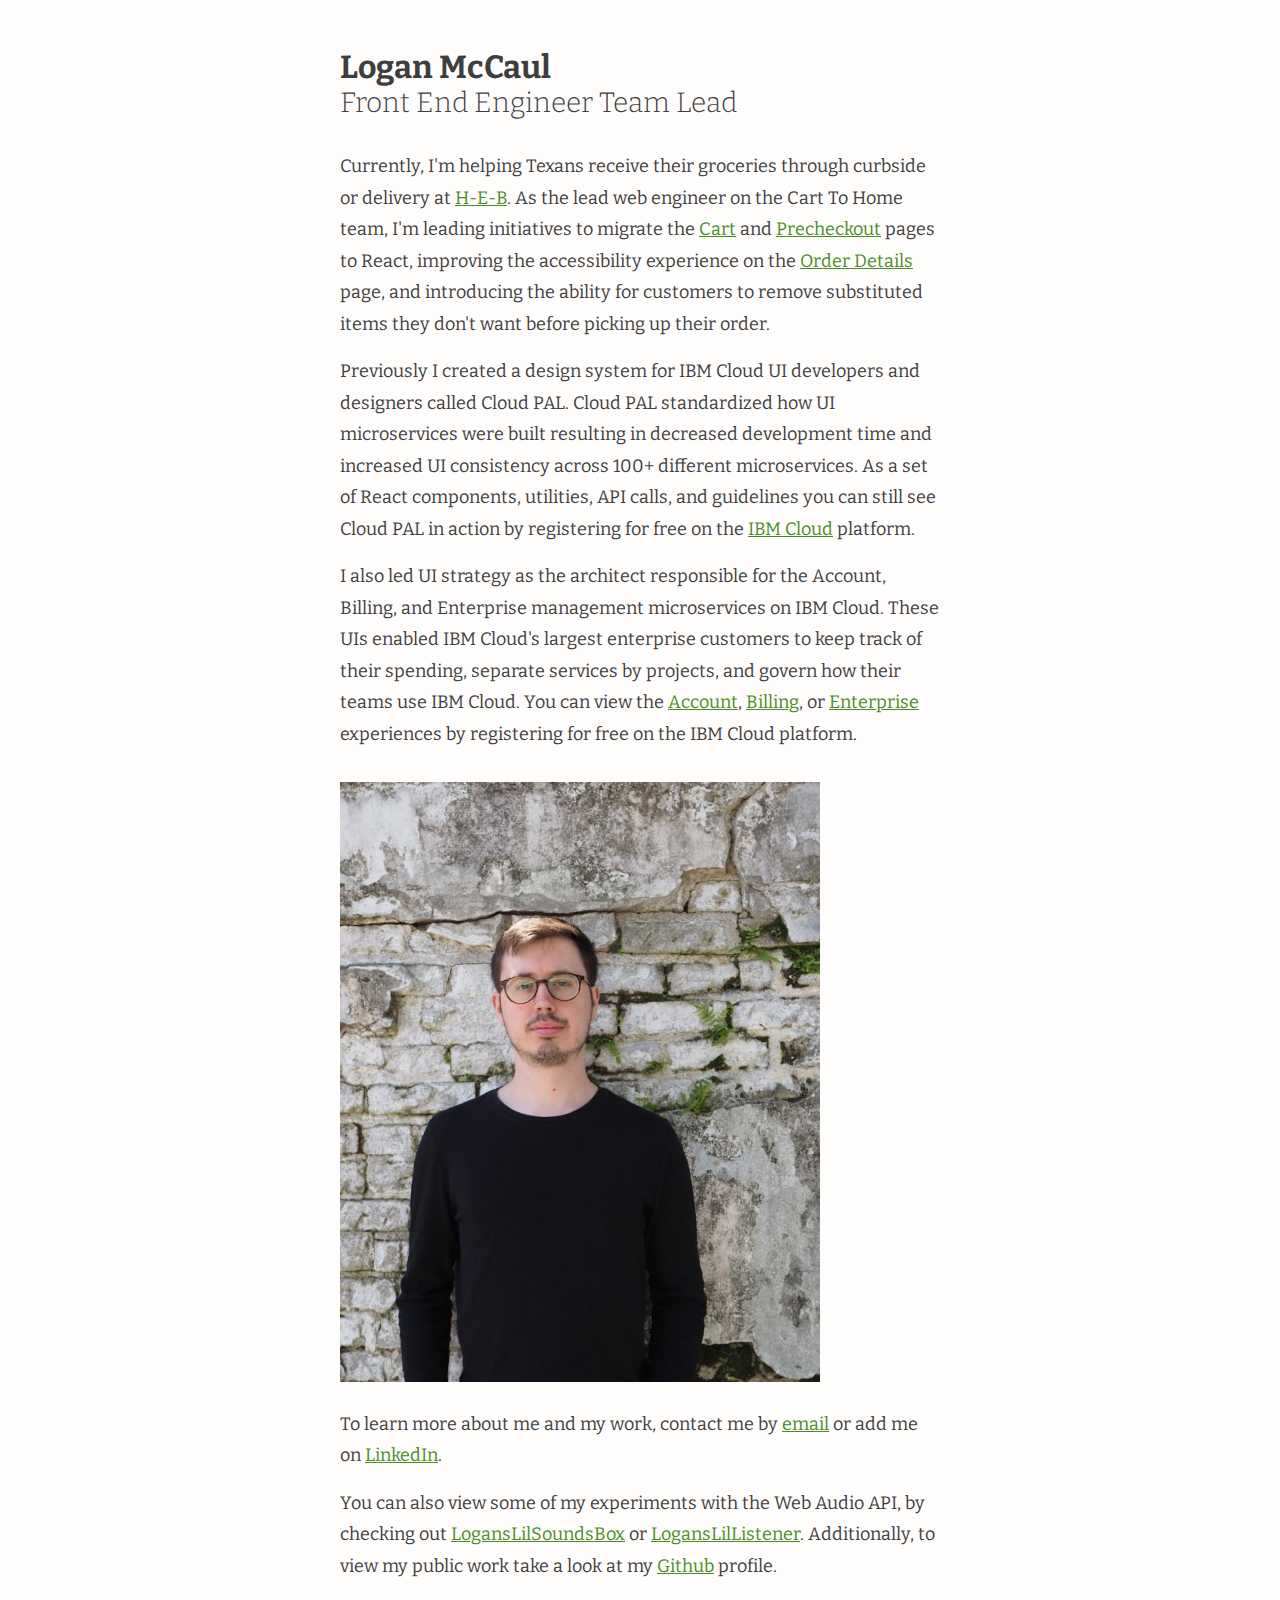
<file: index.html>
<!Doctype html>
<html>
  <head>
    <meta name="viewport" content="width=device-width, initial-scale=1">
    <title>Logan McCaul</title>
    <link href="https://fonts.googleapis.com/css2?family=Nothing+You+Could+Do&display=swap" rel="stylesheet">
    <link rel="preconnect" href="https://fonts.googleapis.com">
    <link rel="preconnect" href="https://fonts.gstatic.com" crossorigin>
    <link href="https://fonts.googleapis.com/css2?family=Bitter:wght@300;400;700&display=swap" rel="stylesheet">
    <link href="styles.css" rel="stylesheet" />
  </head>
  <body>
    <header>
      <h1 class="regular">Logan McCaul <p class="sub-header thin">Front End Engineer Team Lead</p></h1>
      <div class="note note--header">
        <div class="note__arrow note__arrow--header"></div>
        <div class="note__line note__line--header"></div>
        <p class="note__content">also a UI Architect, Designer, and Cat Parent !</p>
      </div>
    </header>
    <div class="work">
      <p>Currently, I'm helping Texans receive their groceries through curbside or delivery at <a target="_blank" href="https://heb.com">H-E-B</a>. As the lead web engineer on the Cart To Home team, I'm leading initiatives to migrate the <a target="_blank" href="https://heb.com/cart">Cart</a> and <a target="_blank" href="https://heb.com/precheckout">Precheckout</a> pages to React, improving the accessibility experience on the <a target="_blank" href="https://heb.com/my-account/your-orders">Order Details</a> page, and introducing the ability for customers to remove substituted items they don't want before picking up their order.</p>
      <p>Previously I created a design system for IBM Cloud UI developers and designers called Cloud PAL. Cloud PAL standardized how UI microservices were built resulting in decreased development time and increased UI consistency across 100+ different microservices. As a set of React components, utilities, API calls, and guidelines you can still see Cloud PAL in action by registering for free on the <a target="_blank" href="https://cloud.ibm.com">IBM Cloud</a> platform.
      </p>
      <p>I also led UI strategy as the architect responsible for the Account, Billing, and Enterprise management microservices on IBM Cloud. These UIs enabled IBM Cloud's largest enterprise customers to keep track of their spending, separate services by projects, and govern how their teams use IBM Cloud. You can view the <a target="_blank" href="https://cloud.ibm.com/account">Account</a>, <a target="_blank" href="https://cloud.ibm.com/billing">Billing</a>, or <a target="_blank" href="https://cloud.ibm.com/enterprise">Enterprise</a> experiences by registering for free on the IBM Cloud platform.
      </p>
      <figure>
        <img src="images/logan-business.jpg" alt="Logan McCaul looking very lively." />
        <div class="note note--img">
          <div class="note__arrow note__arrow--img"></div>
          <div class="note__line note__line--img"></div>
          <figcaption class="note__content note__content--img">Me</figcaption>
        </div>
      </figure>
      <p>To learn more about me and my work, contact me by
        <a href="mailto:loganmccaul@gmail.com">email</a> or add me on
        <a target="_blank" href="https://www.linkedin.com/in/logan-mccaul-12460b68">LinkedIn</a>.
      </p>
      <p>
      You can also view some of my experiments with the Web Audio API, by checking out <a target="_blank" href="https://loganslilsoundbox.mybluemix.net">LogansLilSoundsBox</a> or <a target="_blank" href="https://loganslillistener.mybluemix.net">LogansLilListener</a>. Additionally, to view my public work take a look at my <a target="_blank" href="https://github.com/loganmccaul">Github</a> profile.
      </p>
    </div>
    <div class="corner-trigger">
      <div class="note note--corner">
        <p class="note__content note__content--corner">This is a corner.</p>
        <div class="note__arrow note__arrow--corner"></div>
        <div class="note__line note__line--corner"></div>
      </div>
    </div>
  </body>
</html>
</file>
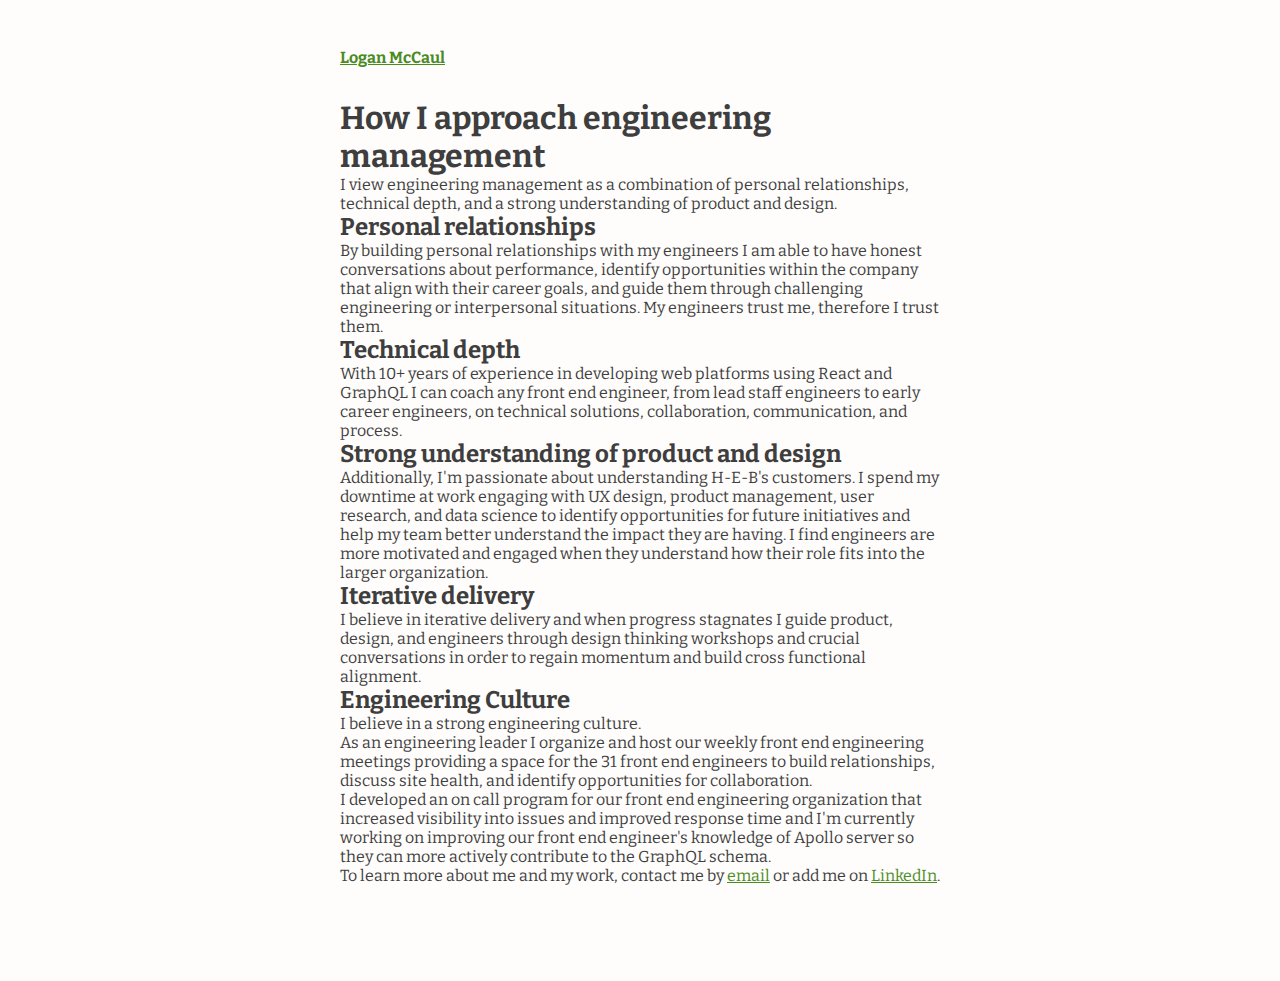
<file: management-philosophy.html>
<!Doctype html>
<html>
  <head>
    <meta name="viewport" content="width=device-width, initial-scale=1">
    <title>Logan McCaul</title>
    <link href="https://fonts.googleapis.com/css2?family=Nothing+You+Could+Do&display=swap" rel="stylesheet">
    <link rel="preconnect" href="https://fonts.googleapis.com">
    <link rel="preconnect" href="https://fonts.gstatic.com" crossorigin>
    <link href="https://fonts.googleapis.com/css2?family=Bitter:wght@300;400;700&display=swap" rel="stylesheet">
    <link href="styles.css" rel="stylesheet" />
    <link href="article-animation.css" rel="stylesheet" />
  </head>
  <body>
    <header>
        <a href="index.html" class="regular">Logan McCaul</a> 
    </header>
    <main style="background: var(--article-people);">
      <article>
        <h1>How I approach engineering management</h1>
        <p>
          I view engineering management as a combination of personal relationships, technical depth, and a strong understanding of product and design.
        </p>
        <section>
          <h2>Personal relationships</h2>
          <p>
            By building personal relationships with my engineers I am able to have honest conversations about performance, identify opportunities within the company that align with their career goals, and guide them through challenging engineering or interpersonal situations. My engineers trust me, therefore I trust them.
          </p>
        </section>
        <section>
          <h2>Technical depth</h2>
          <p>  
            With 10+ years of experience in developing web platforms using React and GraphQL I can coach any front end engineer, from lead staff engineers to early career engineers, on technical solutions, collaboration, communication, and process.
          </p>
        </section>
        <section>
          <h2>Strong understanding of product and design</h2>
          <p>
            Additionally, I'm passionate about understanding H-E-B's customers. I spend my downtime at work engaging with UX design, product management, user research, and data science to identify opportunities for future initiatives and help my team better understand the impact they are having. I find engineers are more motivated and engaged when they understand how their role fits into the larger organization.
          </p>
        </section>
        <section>
          <h2>Iterative delivery</h2>
          <p>
            I believe in iterative delivery and when progress stagnates I guide product, design, and engineers through design thinking workshops and crucial conversations in order to regain momentum and build cross functional alignment.
          </p>
        </section>
        <section>
          <h2>Engineering Culture</h2>
          <p>
            I believe in a strong engineering culture.
          </p>
          <p>
            As an engineering leader I organize and host our weekly front end engineering meetings providing a space for the 31 front end engineers to build relationships, discuss site health, and identify opportunities for collaboration.
          </p>
          <p>
            I developed an on call program for our front end engineering organization that increased visibility into issues and improved response time and I'm currently working on improving our front end engineer's knowledge of Apollo server so they can more actively contribute to the GraphQL schema.
          </p>
      </article>
    </main>
    <footer>
      <p>
        To learn more about me and my work, contact me by
        <a href="mailto:loganmccaul@gmail.com">email</a> or add me on
        <a target="_blank" href="https://www.linkedin.com/in/logan-mccaul-12460b68">LinkedIn</a>.
      </p>
    </footer>
  </body>
</html>
</file>
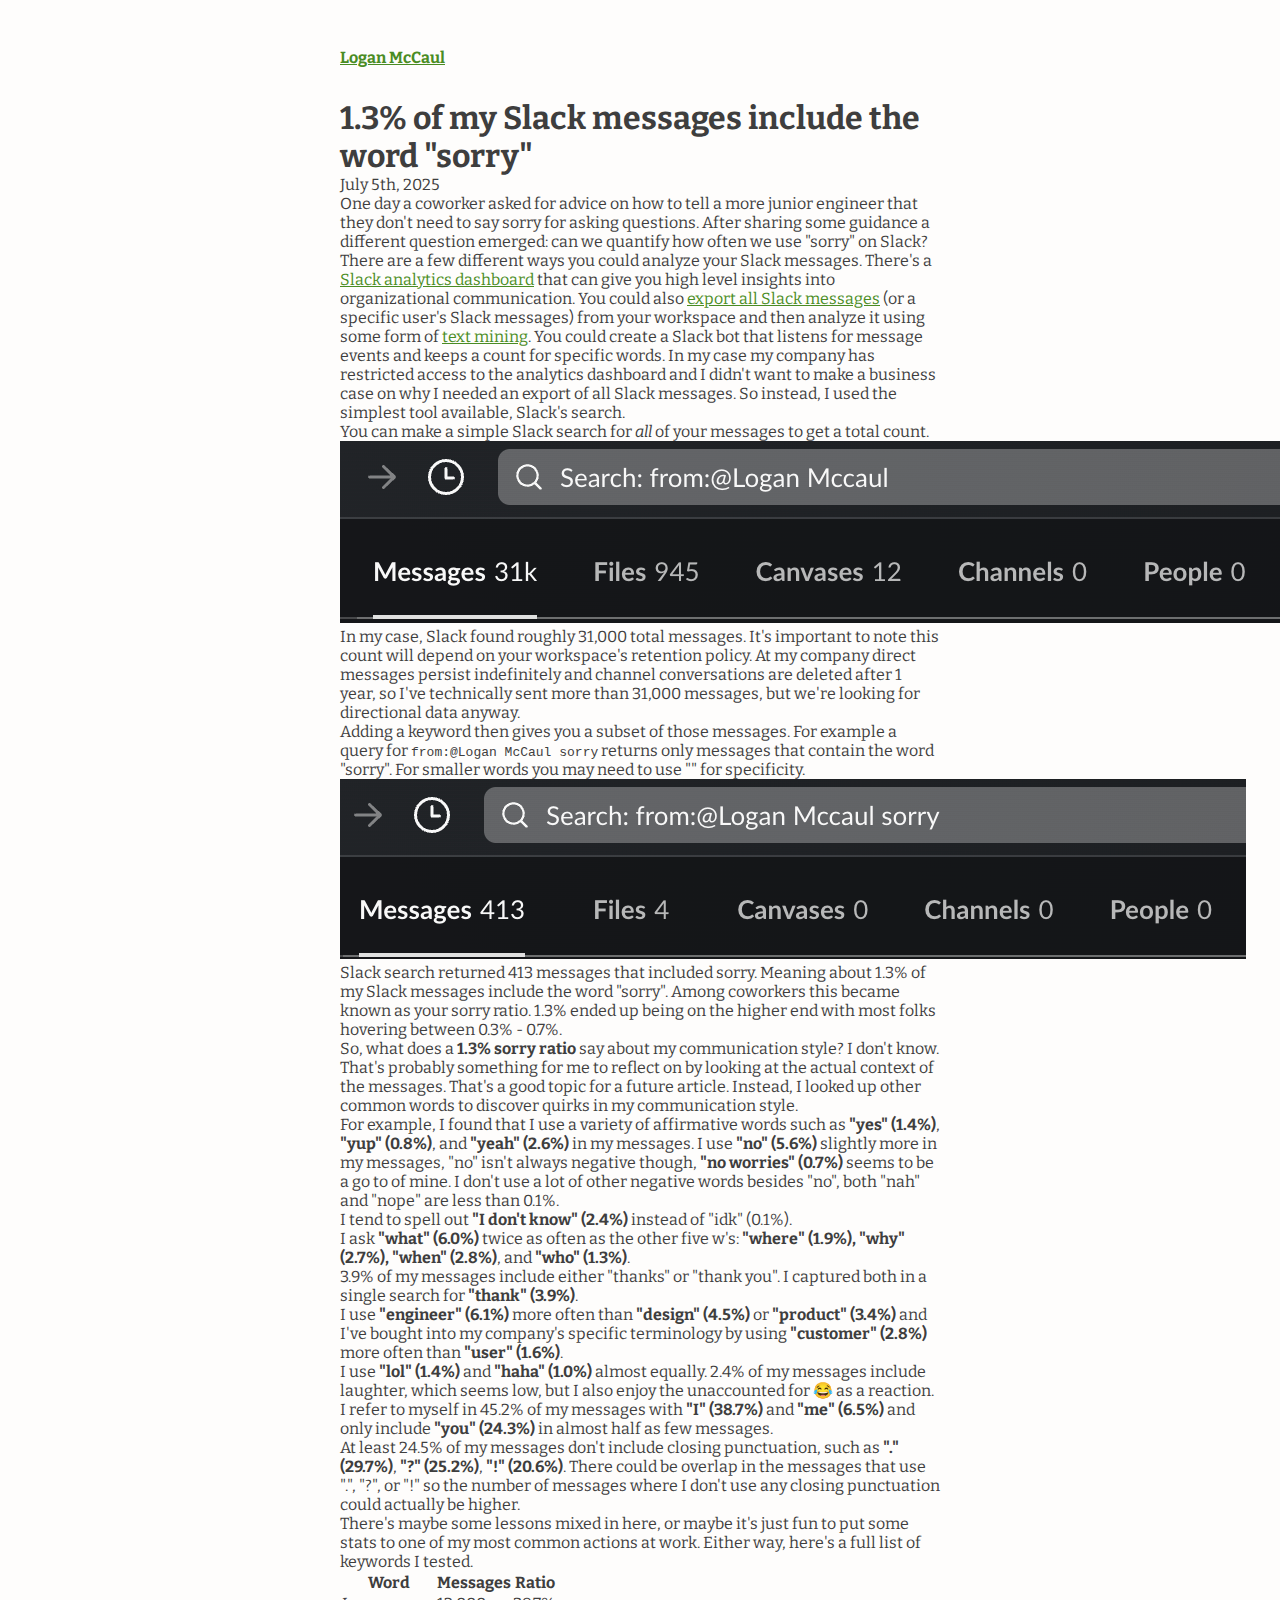
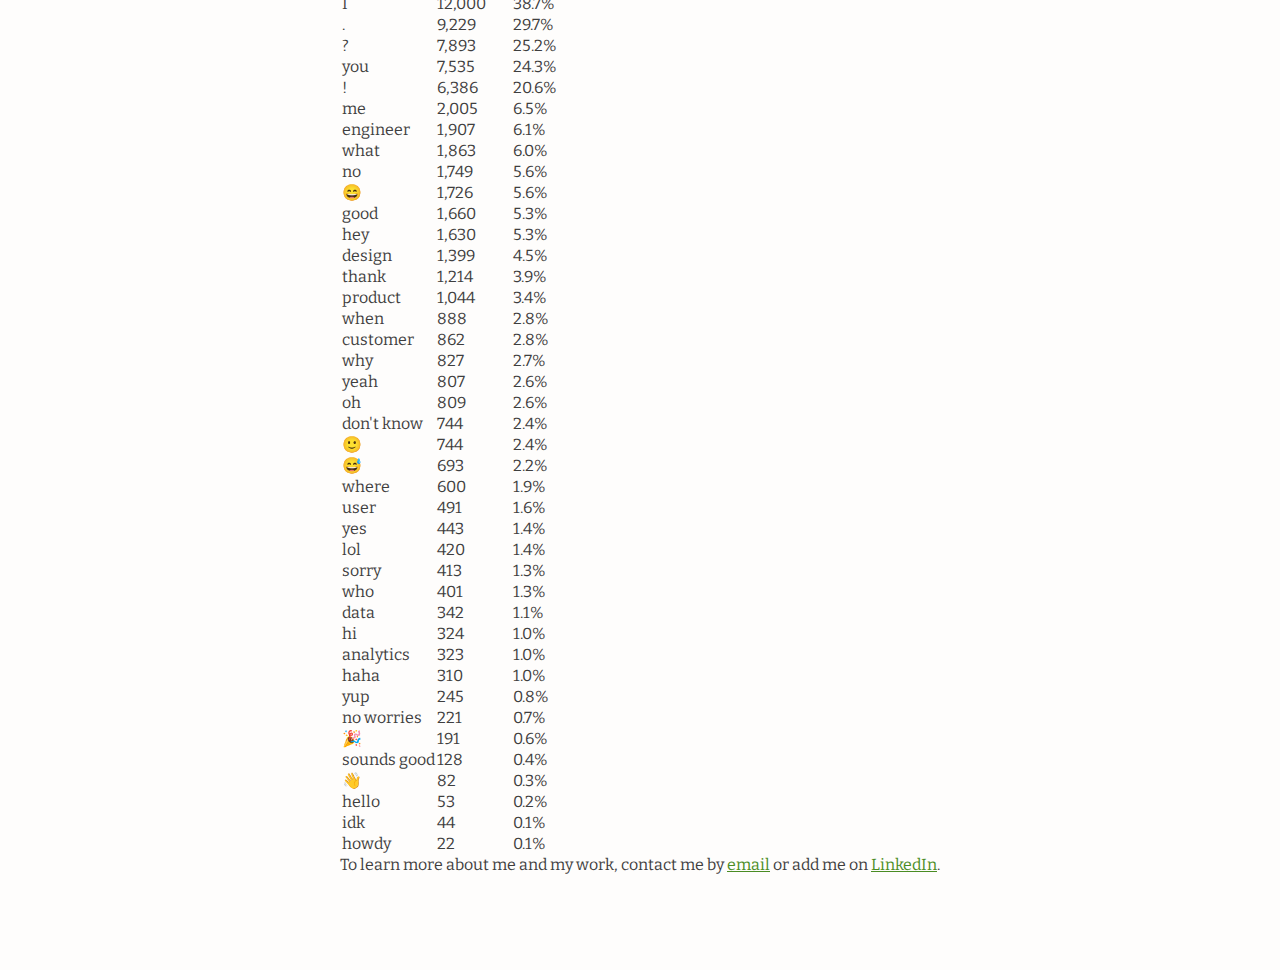
<file: slack-stats-2025.html>
<!Doctype html>
<html>

<head>
  <meta name="viewport" content="width=device-width, initial-scale=1">
  <title>Logan McCaul</title>
  <link rel="icon" type="image/png" sizes="32x32" href="images/favicon-32x32.png">
  <link rel="preconnect" href="https://fonts.googleapis.com">
  <link rel="preconnect" href="https://fonts.gstatic.com" crossorigin>
  <link href="https://fonts.googleapis.com/css2?family=Nothing+You+Could+Do&display=swap" rel="stylesheet">
  <link href="https://fonts.googleapis.com/css2?family=Bitter:wght@300;400;700&display=swap" rel="stylesheet">
  <link href="styles.css" rel="stylesheet" />
  <link href="article-animation.css" rel="stylesheet" />
</head>

<body>
  <header>
    <a href="index.html" class="regular">Logan McCaul</a>
  </header>
  <main style="background: var(--article-data);">
    <article>
      <h1>1.3% of my Slack messages include the word "sorry"</h1>
      <time datetime="2025-07-05">July 5th, 2025</time>
      <section>
        <p>
          One day a coworker asked for advice on how to tell a more junior engineer that they don't need to say sorry
          for asking questions. After sharing some guidance a different question emerged: can we quantify how often we
          use "sorry" on Slack?
        </p>
        <p>
          There are a few different ways you could analyze your Slack messages. There's a <a target="_blank"
            href="https://slack.com/help/articles/218407447-View-your-Slack-analytics-dashboard">Slack analytics
            dashboard</a> that can give you high level insights into organizational communication. You could also <a
            target="_blank" href="https://slack.com/help/articles/201658943-Export-your-workspace-data">export all Slack
            messages</a> (or a specific user's Slack messages) from your workspace and then analyze it using some form
          of <a target="_blank" href="https://www.ibm.com/think/topics/text-mining">text mining</a>. You could create a
          Slack bot that listens for message events and keeps a count for specific words. In my case my company has
          restricted access to the analytics dashboard and I didn't want to make a business case on why I needed an
          export of all Slack messages. So instead, I used the simplest tool available, Slack's search.
        </p>
        <p>
          You can make a simple Slack search for <i>all</i> of your messages to get a total count.
          <img src="images/slack-search-total.png" alt="Screenshot of a slack search for 'from: @Logan McCaul'" />
        </p>
        <p>
          In my case, Slack found roughly 31,000 total messages. It's important to note this count will depend on your
          workspace's retention policy. At my company direct messages persist indefinitely and channel conversations are
          deleted after 1 year, so I've technically sent more than 31,000 messages, but we're looking for directional
          data anyway.
        </p>
        <p>Adding a keyword then gives you a subset of those messages. For example a query for <code
            class="inline">from:@Logan McCaul sorry</code> returns only messages that contain the word "sorry". For
          smaller words you may need to use "" for specificity.
          <img src="images/slack-search-sorry.png" alt="Screenshot of a slack search for 'from: @Logan McCaul sorry'" />
        </p>
        <p>
          Slack search returned 413 messages that included sorry. Meaning about 1.3% of my Slack messages include the
          word "sorry". Among coworkers this became known as your sorry ratio. 1.3% ended up being on the higher end
          with most folks hovering between 0.3% - 0.7%.
        </p>
        <p>
          So, what does a <b>1.3% sorry ratio</b> say about my communication style? I don't know. That's probably
          something for me to reflect on by looking at the actual context of the messages. That's a good topic for a
          future article. Instead, I looked up other common words to discover quirks in my communication style.
        </p>
        <p>
          For example, I found that I use a variety of affirmative words such as <b>"yes" (1.4%)</b>, <b>"yup"
            (0.8%)</b>, and <b>"yeah" (2.6%)</b> in my messages. I use <b>"no" (5.6%)</b> slightly more in my messages,
          "no" isn't always negative though, <b>"no worries" (0.7%)</b> seems to be a go to of mine. I don't use a lot
          of other negative words besides "no", both "nah" and "nope" are less than 0.1%.
        </p>
        <p>
          I tend to spell out <b>"I don't know" (2.4%)</b> instead of "idk" (0.1%).
        </p>
        <p>
          I ask <b>"what" (6.0%)</b> twice as often as the other five w's: <b>"where" (1.9%), "why" (2.7%), "when"
            (2.8%)</b>, and <b>"who" (1.3%)</b>.
        </p>
        <p>
          3.9% of my messages include either "thanks" or "thank you". I captured both in a single search for <b>"thank"
            (3.9%)</b>.
        </p>
        <p>
          I use <b>"engineer" (6.1%)</b> more often than <b>"design" (4.5%)</b> or <b>"product" (3.4%)</b> and I've
          bought into my company's specific terminology by using <b>"customer" (2.8%)</b> more often than <b>"user"
            (1.6%)</b>.
        </p>
        <p>
          I use <b>"lol" (1.4%)</b> and <b>"haha" (1.0%)</b> almost equally. 2.4% of my messages include laughter, which
          seems low, but I also enjoy the unaccounted for 😂 as a reaction.
        </p>
        <p>
          I refer to myself in 45.2% of my messages with <b>"I" (38.7%)</b> and <b>"me" (6.5%)</b> and only include
          <b>"you" (24.3%)</b> in almost half as few messages.
        </p>
        <p>
          At least 24.5% of my messages don't include closing punctuation, such as <b>"." (29.7%)</b>, <b>"?"
            (25.2%)</b>, <b>"!" (20.6%)</b>. There could be overlap in the messages that use ".", "?", or "!" so the
          number of messages where I don't use any closing punctuation could actually be higher.
        </p>
        <p>
          There's maybe some lessons mixed in here, or maybe it's just fun to put some stats to one of my most common
          actions at work. Either way, here's a full list of keywords I tested.
        </p>
        <table>
          <thead>
            <tr>
              <th>Word</th>
              <th>Messages</th>
              <th>Ratio</th>
            </tr>
          </thead>
          <tbody>
            <tr>
              <td>I</td>
              <td>12,000</td>
              <td>38.7%</td>
            </tr>
            <tr>
              <td>.</td>
              <td>9,229</td>
              <td>29.7%</td>
            </tr>
            <tr>
              <td>?</td>
              <td>7,893</td>
              <td>25.2%</td>
            </tr>
            <tr>
              <td>you</td>
              <td>7,535</td>
              <td>24.3%</td>
            </tr>
            <tr>
              <td>!</td>
              <td>6,386</td>
              <td>20.6%</td>
            </tr>
            <tr>
              <td>me</td>
              <td>2,005</td>
              <td>6.5%</td>
            </tr>
            <tr>
              <td>engineer</td>
              <td>1,907</td>
              <td>6.1%</td>
            </tr>
            <tr>
              <td>what</td>
              <td>1,863</td>
              <td>6.0%</td>
            </tr>
            <tr>
              <td>no</td>
              <td>1,749</td>
              <td>5.6%</td>
            </tr>
            <tr>
              <td>😄</td>
              <td>1,726</td>
              <td>5.6%</td>
            </tr>
            <tr>
              <td>good</td>
              <td>1,660</td>
              <td>5.3%</td>
            </tr>
            <tr>
              <td>hey</td>
              <td>1,630</td>
              <td>5.3%</td>
            </tr>
            <tr>
              <td>design</td>
              <td>1,399</td>
              <td>4.5%</td>
            </tr>
            <tr>
              <td>thank</td>
              <td>1,214</td>
              <td>3.9%</td>
            </tr>
            <tr>
              <td>product</td>
              <td>1,044</td>
              <td>3.4%</td>
            </tr>
            <tr>
              <td>when</td>
              <td>888</td>
              <td>2.8%</td>
            </tr>
            <tr>
              <td>customer</td>
              <td>862</td>
              <td>2.8%</td>
            </tr>
            <tr>
              <td>why</td>
              <td>827</td>
              <td>2.7%</td>
            </tr>
            <tr>
              <td>yeah</td>
              <td>807</td>
              <td>2.6%</td>
            </tr>
            <tr>
              <td>oh</td>
              <td>809</td>
              <td>2.6%</td>
            </tr>
            <tr>
              <td>don't know</td>
              <td>744</td>
              <td>2.4%</td>
            </tr>
            <tr>
              <td>🙂</td>
              <td>744</td>
              <td>2.4%</td>
            </tr>
            <tr>
              <td>😅</td>
              <td>693</td>
              <td>2.2%</td>
            </tr>
            <tr>
              <td>where</td>
              <td>600</td>
              <td>1.9%</td>
            </tr>
            <tr>
              <td>user</td>
              <td>491</td>
              <td>1.6%</td>
            </tr>
            <tr>
              <td>yes</td>
              <td>443</td>
              <td>1.4%</td>
            </tr>
            <tr>
              <td>lol</td>
              <td>420</td>
              <td>1.4%</td>
            </tr>
            <tr>
              <td>sorry</td>
              <td>413</td>
              <td>1.3%</td>
            </tr>
            <tr>
              <td>who</td>
              <td>401</td>
              <td>1.3%</td>
            </tr>
            <tr>
              <td>data</td>
              <td>342</td>
              <td>1.1%</td>
            </tr>
            <tr>
              <td>hi</td>
              <td>324</td>
              <td>1.0%</td>
            </tr>
            <tr>
              <td>analytics</td>
              <td>323</td>
              <td>1.0%</td>
            </tr>
            <tr>
              <td>haha</td>
              <td>310</td>
              <td>1.0%</td>
            </tr>
            <tr>
              <td>yup</td>
              <td>245</td>
              <td>0.8%</td>
            </tr>
            <tr>
              <td>no worries</td>
              <td>221</td>
              <td>0.7%</td>
            </tr>
            <tr>
              <td>🎉</td>
              <td>191</td>
              <td>0.6%</td>
            </tr>
            <tr>
              <td>sounds good</td>
              <td>128</td>
              <td>0.4%</td>
            </tr>
            <tr>
              <td>👋</td>
              <td>82</td>
              <td>0.3%</td>
            </tr>
            <tr>
              <td>hello</td>
              <td>53</td>
              <td>0.2%</td>
            </tr>
            <tr>
              <td>idk</td>
              <td>44</td>
              <td>0.1%</td>
            </tr>
            <tr>
              <td>howdy</td>
              <td>22</td>
              <td>0.1%</td>
            </tr>
          </tbody>
        </table>
      </section>
    </article>
  </main>
  <footer>
    <p>
      To learn more about me and my work, contact me by
      <a href="mailto:loganmccaul@gmail.com">email</a> or add me on
      <a target="_blank" href="https://www.linkedin.com/in/logan-mccaul-12460b68">LinkedIn</a>.
    </p>
  </footer>
</body>

</html>
</file>
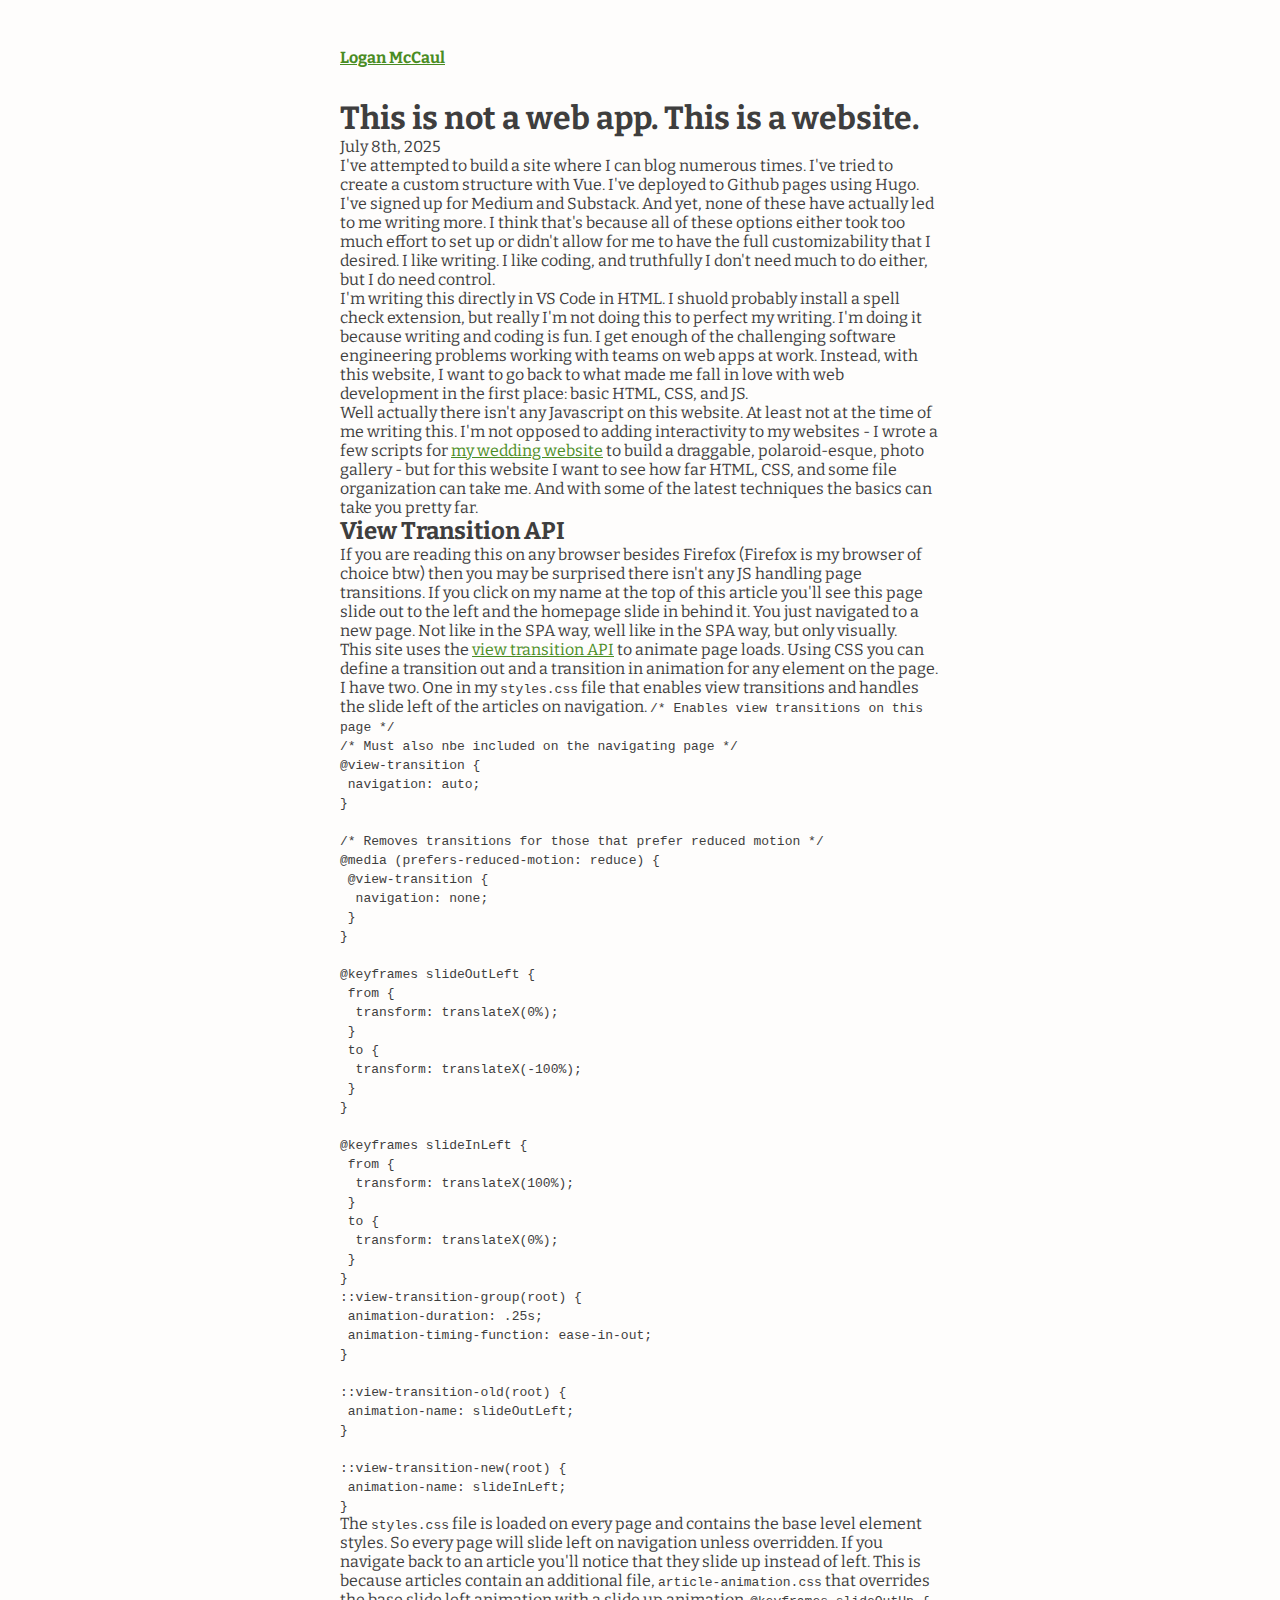
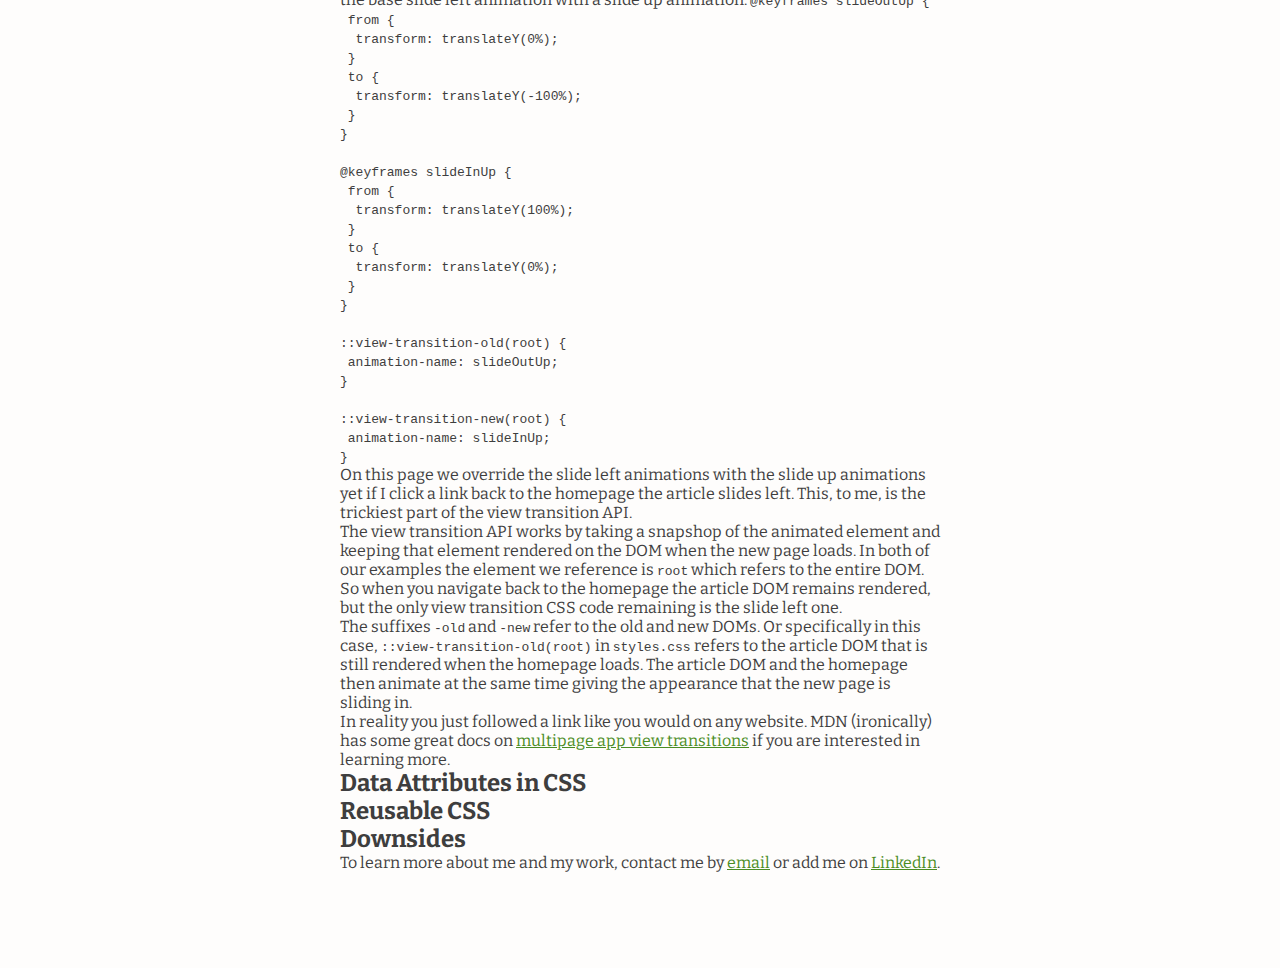
<file: this-is-a-website-2025.html>
<!Doctype html>
<html>
  <head>
    <meta name="viewport" content="width=device-width, initial-scale=1">
    <title>Logan McCaul</title>
    <link href="https://fonts.googleapis.com/css2?family=Nothing+You+Could+Do&display=swap" rel="stylesheet">
    <link rel="preconnect" href="https://fonts.googleapis.com">
    <link rel="preconnect" href="https://fonts.gstatic.com" crossorigin>
    <link href="https://fonts.googleapis.com/css2?family=Bitter:wght@300;400;700&display=swap" rel="stylesheet">
    <link href="styles.css" rel="stylesheet" />
    <link href="article-animation.css" rel="stylesheet" />
  </head>
  <body>
    <header>
        <a href="index.html" class="regular">Logan McCaul</a> 
    </header>
    <main style="background: var(--article-code);">
      <article>
        <h1>This is not a web app. This is a website.</h1>
        <time datetime="2025-07-08">July 8th, 2025</time>
        <section>
        <p>
          I've attempted to build a site where I can blog numerous times. I've tried to create a custom structure with Vue. I've deployed to Github pages using Hugo. I've signed up for Medium and Substack. And yet, none of these have actually led to me writing more. I think that's because all of these options either took too much effort to set up or didn't allow for me to have the full customizability that I desired. I like writing. I like coding, and truthfully I don't need much to do either, but I do need control.
        </p>
        <p>
          I'm writing this directly in VS Code in HTML. I shuold probably install a spell check extension, but really I'm not doing this to perfect my writing. I'm doing it because writing and coding is fun. I get enough of the challenging software engineering problems working with teams on web apps at work. Instead, with this website, I want to go back to what made me fall in love with web development in the first place: basic HTML, CSS, and JS.
        </p>
        <p>
          Well actually there isn't any Javascript on this website. At least not at the time of me writing this. I'm not opposed to adding interactivity to my websites - I wrote a few scripts for <a target="_blank" href="https://loganandabby.com">my wedding website</a> to build a draggable, polaroid-esque, photo gallery - but for this website I want to see how far HTML, CSS, and some file organization can take me. And with some of the latest techniques the basics can take you pretty far.
        </p>
        </section>
        <section>
          <h2>View Transition API</h2>
          <p>
            If you are reading this on any browser besides Firefox (Firefox is my browser of choice btw) then you may be surprised there isn't any JS handling page transitions. If you click on my name at the top of this article you'll see this page slide out to the left and the homepage slide in behind it. You just navigated to a new page. Not like in the SPA way, well like in the SPA way, but only visually.
          </p>
          <p>
          This site uses the <a target="_blank" href="https://developer.mozilla.org/en-US/docs/Web/API/View_Transition_API">view transition API</a> to animate page loads. Using CSS you can define a transition out and a transition in animation for any element on the page. I have two. One in my <code class="inline">styles.css</code> file that enables view transitions and handles the slide left of the articles on navigation.
            <code>
              /* Enables view transitions on this page */<br />
              /* Must also nbe included on the navigating page */<br />
              @view-transition {<br />
                &nbsp;navigation: auto;<br />
              }<br />
              <br />
              /* Removes transitions for those that prefer reduced motion */<br />
              @media (prefers-reduced-motion: reduce) {<br />
                &nbsp;@view-transition {<br />
                  &nbsp;&nbsp;navigation: none;<br />
                  &nbsp;}<br />
              }<br />
              <br />
              @keyframes slideOutLeft {<br />
                &nbsp;from {<br />
                  &nbsp;&nbsp;transform: translateX(0%);<br />
                  &nbsp;}<br />
                  &nbsp;to {<br />
                    &nbsp;&nbsp;transform: translateX(-100%);<br />
                  &nbsp;}<br />
              }<br />
              <br />
              @keyframes slideInLeft {<br />
                &nbsp;from {<br />
                  &nbsp;&nbsp;transform: translateX(100%);<br />
                &nbsp;}<br />
                &nbsp;to {<br />
                    &nbsp;&nbsp;transform: translateX(0%);<br />
                &nbsp;}<br />
              }
              <br />
              ::view-transition-group(root) {<br />
                &nbsp;animation-duration: .25s;<br />
                &nbsp;animation-timing-function: ease-in-out;<br />
              }<br />
              <br />
              ::view-transition-old(root) {<br />
                &nbsp;animation-name: slideOutLeft;<br />
              }<br />
              <br />
              ::view-transition-new(root) {<br />
                &nbsp;animation-name: slideInLeft;<br />
              }<br />
            </code>
          </p>
          <p>
            The <code class="inline">styles.css</code> file is loaded on every page and contains the base level element styles. So every page will slide left on navigation unless overridden. If you navigate back to an article you'll notice that they slide up instead of left. This is because articles contain an additional file, <code class="inline">article-animation.css</code> that overrides the base slide left animation with a slide up animation.
            <code>
              @keyframes slideOutUp {<br />
                &nbsp;from {<br />
                  &nbsp;&nbsp;transform: translateY(0%);<br />
                &nbsp;}<br />
                &nbsp;to {<br />
                  &nbsp;&nbsp;transform: translateY(-100%);<br />
                &nbsp;}<br />
              }<br />
              <br />
              @keyframes slideInUp {<br />
                &nbsp;from {<br />
                  &nbsp;&nbsp;transform: translateY(100%);<br />
                &nbsp;}<br />
                &nbsp;to {<br />
                    &nbsp;&nbsp;transform: translateY(0%);<br />
                  &nbsp;}<br />
              }<br />
              <br />
              ::view-transition-old(root) {<br />
                &nbsp;animation-name: slideOutUp;<br />
              }<br />
              <br />
              ::view-transition-new(root) {<br />
                &nbsp;animation-name: slideInUp;<br />
              }
            </code>
          </p>
          <p>
            On this page we override the slide left animations with the slide up animations yet if I click a link back to the homepage the article slides left. This, to me, is the trickiest part of the view transition API.
          </p>
          <p>
            The view transition API works by taking a snapshop of the animated element and keeping that element rendered on the DOM when the new page loads. In both of our examples the element we reference is <code class="inline">root</code> which refers to the entire DOM. So when you navigate back to the homepage the article DOM remains rendered, but the only view transition CSS code remaining is the slide left one.
          </p>
          <p>
            The suffixes <code class="inline">-old</code> and <code class="inline">-new</code> refer to the old and new DOMs. Or specifically in this case, <code class="inline">::view-transition-old(root)</code> in <code class="inline">styles.css</code> refers to the article DOM that is still rendered when the homepage loads. The article DOM and the homepage then animate at the same time giving the appearance that the new page is sliding in.
          </p>
          <p>
            In reality you just followed a link like you would on any website. MDN (ironically) has some great docs on <a target="_blank" href="https://developer.mozilla.org/en-US/docs/Web/API/View_Transition_API/Using#basic_mpa_view_transition">multipage app view transitions</a> if you are interested in learning more.
          </p>
        </section>
        <section>
          <h2>Data Attributes in CSS</h2>
        </section>
        <section>
          <h2>Reusable CSS</h2>
        </section>
        <section>
          <h2>Downsides</h2>
        </section>
      </article>
    </main>
    <footer>
      <p>
        To learn more about me and my work, contact me by
        <a href="mailto:loganmccaul@gmail.com">email</a> or add me on
        <a target="_blank" href="https://www.linkedin.com/in/logan-mccaul-12460b68">LinkedIn</a>.
      </p>
    </footer>
  </body>
</html>
</file>
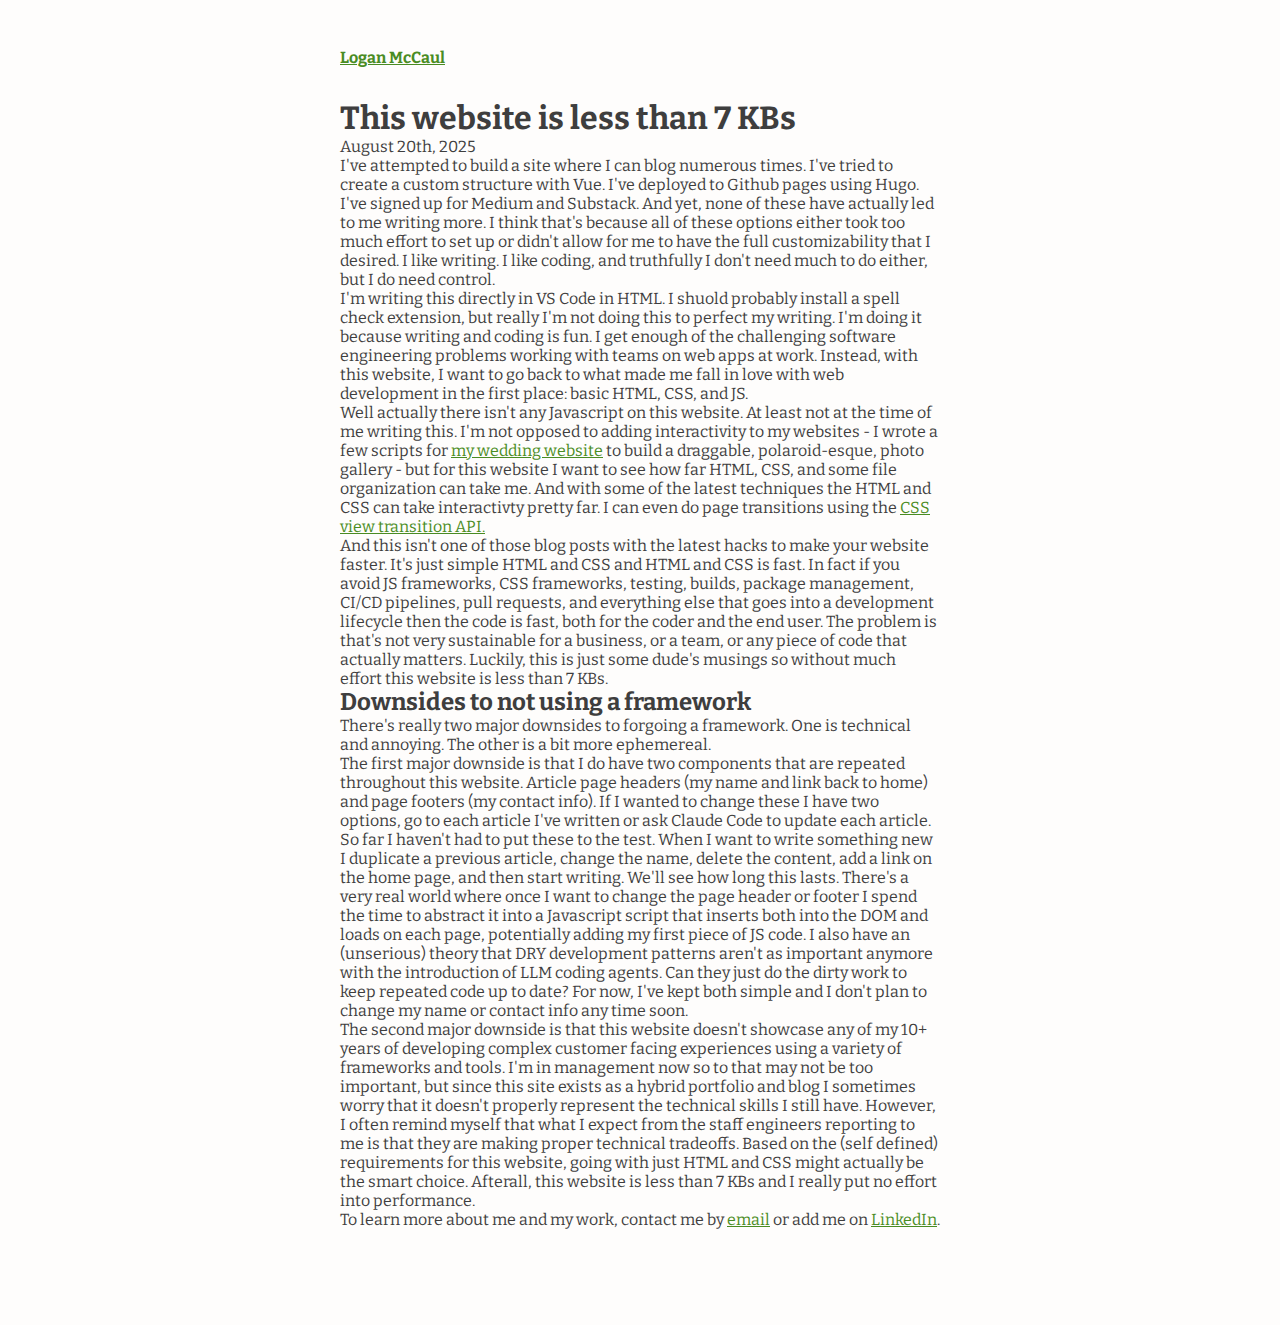
<file: this-website-is-less-than-7kbs-2025.html>
<!Doctype html>
<html>

<head>
  <meta name="viewport" content="width=device-width, initial-scale=1">
  <title>Logan McCaul</title>
  <link rel="icon" type="image/png" sizes="32x32" href="images/favicon-32x32.png">
  <link rel="preconnect" href="https://fonts.googleapis.com">
  <link rel="preconnect" href="https://fonts.gstatic.com" crossorigin>
  <link href="https://fonts.googleapis.com/css2?family=Nothing+You+Could+Do&display=swap" rel="stylesheet">
  <link href="https://fonts.googleapis.com/css2?family=Bitter:wght@300;400;700&display=swap" rel="stylesheet">
  <link href="styles.css" rel="stylesheet" />
  <link href="article-animation.css" rel="stylesheet" />
</head>

<body>
  <header>
    <a href="index.html" class="regular">Logan McCaul</a>
  </header>
  <main style="background: var(--article-code);">
    <article>
      <h1>This website is less than 7 KBs</h1>
      <time datetime="2025-07-08">August 20th, 2025</time>
      <section>
        <p>
          I've attempted to build a site where I can blog numerous times. I've tried to create a custom structure with
          Vue. I've deployed to Github pages using Hugo. I've signed up for Medium and Substack. And yet, none of these
          have actually led to me writing more. I think that's because all of these options either took too much effort
          to set up or didn't allow for me to have the full customizability that I desired. I like writing. I like
          coding, and truthfully I don't need much to do either, but I do need control.
        </p>
        <p>
          I'm writing this directly in VS Code in HTML. I shuold probably install a spell check extension, but really
          I'm not doing this to perfect my writing. I'm doing it because writing and coding is fun. I get enough of the
          challenging software engineering problems working with teams on web apps at work. Instead, with this website,
          I want to go back to what made me fall in love with web development in the first place: basic HTML, CSS, and
          JS.
        </p>
        <p>
          Well actually there isn't any Javascript on this website. At least not at the time of me writing this. I'm not
          opposed to adding interactivity to my websites - I wrote a few scripts for <a target="_blank"
            href="https://loganandabby.com">my wedding website</a> to build a draggable, polaroid-esque, photo gallery -
          but for this website I want to see how far HTML, CSS, and some file organization can take me. And with some of
          the latest techniques the HTML and CSS can take interactivty pretty far. I can even do page transitions using
          the <a target="_blank" href="view-transition-api-2025.html">CSS view transition API.</a>
        </p>
        <p>
          And this isn't one of those blog posts with the latest hacks to make your website faster. It's just simple
          HTML and CSS and HTML and CSS is fast. In fact if you avoid JS frameworks, CSS frameworks, testing, builds,
          package management, CI/CD pipelines, pull requests, and everything else that goes into a development lifecycle
          then the code is fast, both for the coder and the end user. The problem is that's not very sustainable for a
          business, or a team, or any piece of code that actually matters. Luckily, this is just some dude's musings so
          without much effort this website is less than 7 KBs.
        </p>
      </section>
      <section>
        <h2>Downsides to not using a framework</h2>
        <p>
          There's really two major downsides to forgoing a framework. One is technical and annoying. The other is a bit
          more ephemereal.
        </p>
        <p>
          The first major downside is that I do have two components that are repeated throughout this website. Article
          page headers (my name and link back to home) and page footers (my contact info). If I wanted to change these I
          have two options, go to each article I've written or ask Claude Code to update each article. So far I haven't
          had to put these to the test. When I want to write something new I duplicate a previous article, change the
          name, delete the content, add a link on the home page, and then start writing. We'll see how long this lasts.
          There's a very real world where once I want to change the page header or footer I spend the time to abstract
          it into a Javascript script that inserts both into the DOM and loads on each page, potentially adding my first
          piece of JS code. I also have an (unserious) theory that DRY development patterns aren't as important anymore
          with the introduction of LLM
          coding agents. Can they just do the dirty
          work to keep repeated code up to date? For now, I've kept both simple and I don't plan to change my name or
          contact info any time soon.
        </p>
        <p>
          The second major downside is that this website doesn't showcase any of my 10+ years of developing complex
          customer facing experiences using a variety of frameworks and tools. I'm in management now so to that may not
          be too important, but since this site exists as a hybrid portfolio and blog I sometimes worry that it doesn't
          properly represent the technical skills I still have. However, I often remind myself that what I expect
          from the staff engineers reporting to me is that they are making proper technical tradeoffs. Based on the
          (self defined) requirements for this website, going with just HTML and CSS might actually be the smart choice.
          Afterall, this website is less than 7 KBs and I really put no effort into performance.
        </p>
      </section>
    </article>
  </main>
  <footer>
    <p>
      To learn more about me and my work, contact me by
      <a href="mailto:loganmccaul@gmail.com">email</a> or add me on
      <a target="_blank" href="https://www.linkedin.com/in/logan-mccaul-12460b68">LinkedIn</a>.
    </p>
  </footer>
</body>

</html>
</file>
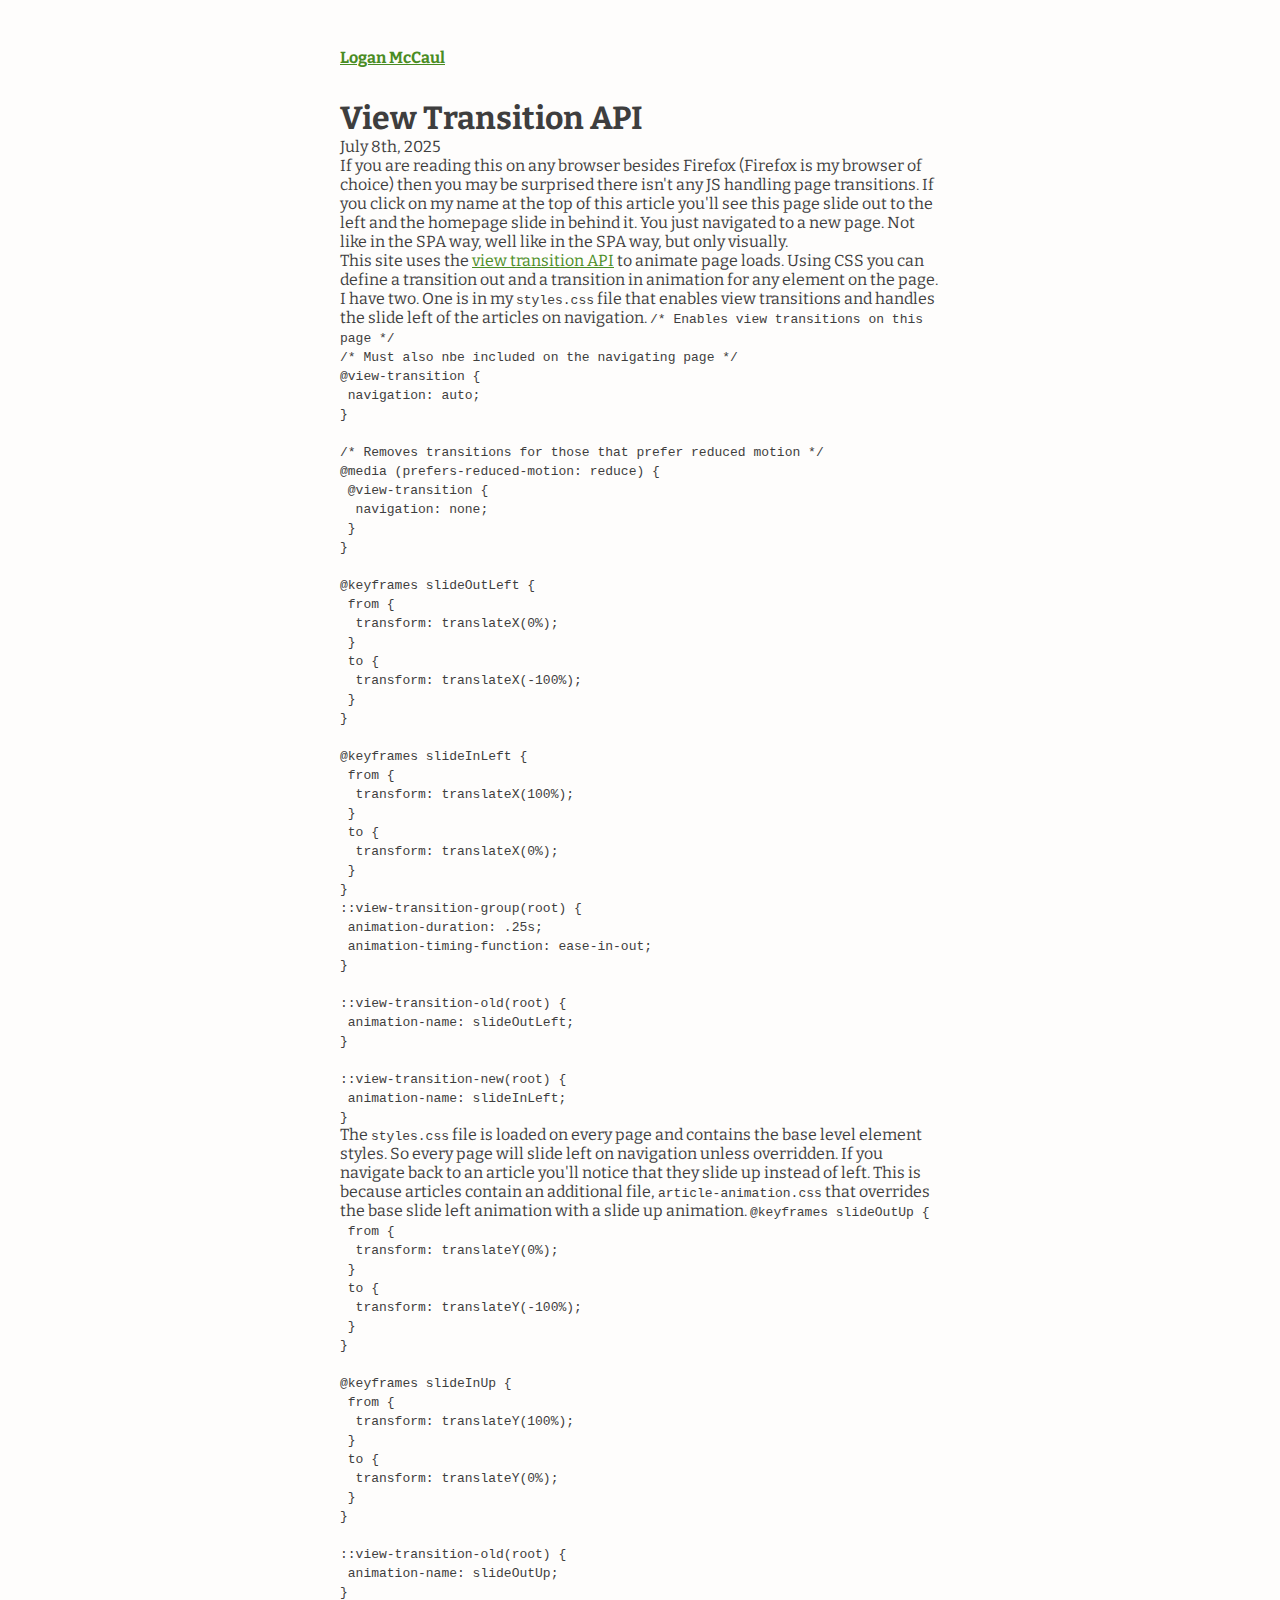
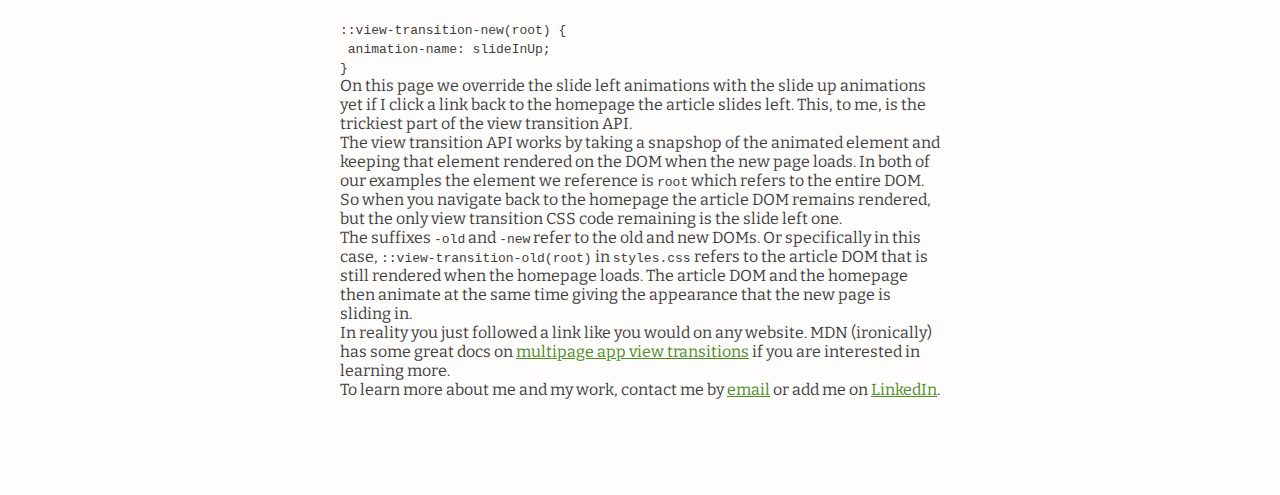
<file: view-transition-api-2025.html>
<!Doctype html>
<html>

<head>
  <meta name="viewport" content="width=device-width, initial-scale=1">
  <title>Logan McCaul</title>
  <link href="https://fonts.googleapis.com/css2?family=Nothing+You+Could+Do&display=swap" rel="stylesheet">
  <link rel="preconnect" href="https://fonts.googleapis.com">
  <link rel="preconnect" href="https://fonts.gstatic.com" crossorigin>
  <link href="https://fonts.googleapis.com/css2?family=Bitter:wght@300;400;700&display=swap" rel="stylesheet">
  <link href="styles.css" rel="stylesheet" />
  <link href="article-animation.css" rel="stylesheet" />
</head>

<body>
  <header>
    <a href="index.html" class="regular">Logan McCaul</a>
  </header>
  <main style="background: var(--article-code);">
    <article>
      <h1>View Transition API</h1>
      <time datetime="2025-07-08">July 8th, 2025</time>
      <section>
        <p>
          If you are reading this on any browser besides Firefox (Firefox is my browser of choice) then you may be
          surprised there isn't any JS handling page transitions. If you click on my name at the top of this article
          you'll see this page slide out to the left and the homepage slide in behind it. You just navigated to a new
          page. Not like in the SPA way, well like in the SPA way, but only visually.
        </p>
        <p>
          This site uses the <a target="_blank"
            href="https://developer.mozilla.org/en-US/docs/Web/API/View_Transition_API">view transition API</a> to
          animate page loads. Using CSS you can define a transition out and a transition in animation for any element on
          the page. I have two. One is in my <code class="inline">styles.css</code> file that enables view transitions
          and
          handles the slide left of the articles on navigation.
          <code>
              /* Enables view transitions on this page */<br />
              /* Must also nbe included on the navigating page */<br />
              @view-transition {<br />
                &nbsp;navigation: auto;<br />
              }<br />
              <br />
              /* Removes transitions for those that prefer reduced motion */<br />
              @media (prefers-reduced-motion: reduce) {<br />
                &nbsp;@view-transition {<br />
                  &nbsp;&nbsp;navigation: none;<br />
                  &nbsp;}<br />
              }<br />
              <br />
              @keyframes slideOutLeft {<br />
                &nbsp;from {<br />
                  &nbsp;&nbsp;transform: translateX(0%);<br />
                  &nbsp;}<br />
                  &nbsp;to {<br />
                    &nbsp;&nbsp;transform: translateX(-100%);<br />
                  &nbsp;}<br />
              }<br />
              <br />
              @keyframes slideInLeft {<br />
                &nbsp;from {<br />
                  &nbsp;&nbsp;transform: translateX(100%);<br />
                &nbsp;}<br />
                &nbsp;to {<br />
                    &nbsp;&nbsp;transform: translateX(0%);<br />
                &nbsp;}<br />
              }
              <br />
              ::view-transition-group(root) {<br />
                &nbsp;animation-duration: .25s;<br />
                &nbsp;animation-timing-function: ease-in-out;<br />
              }<br />
              <br />
              ::view-transition-old(root) {<br />
                &nbsp;animation-name: slideOutLeft;<br />
              }<br />
              <br />
              ::view-transition-new(root) {<br />
                &nbsp;animation-name: slideInLeft;<br />
              }<br />
            </code>
        </p>
        <p>
          The <code class="inline">styles.css</code> file is loaded on every page and contains the base level element
          styles. So every page will slide left on navigation unless overridden. If you navigate back to an article
          you'll notice that they slide up instead of left. This is because articles contain an additional file, <code
            class="inline">article-animation.css</code> that overrides the base slide left animation with a slide up
          animation.
          <code>
              @keyframes slideOutUp {<br />
                &nbsp;from {<br />
                  &nbsp;&nbsp;transform: translateY(0%);<br />
                &nbsp;}<br />
                &nbsp;to {<br />
                  &nbsp;&nbsp;transform: translateY(-100%);<br />
                &nbsp;}<br />
              }<br />
              <br />
              @keyframes slideInUp {<br />
                &nbsp;from {<br />
                  &nbsp;&nbsp;transform: translateY(100%);<br />
                &nbsp;}<br />
                &nbsp;to {<br />
                    &nbsp;&nbsp;transform: translateY(0%);<br />
                  &nbsp;}<br />
              }<br />
              <br />
              ::view-transition-old(root) {<br />
                &nbsp;animation-name: slideOutUp;<br />
              }<br />
              <br />
              ::view-transition-new(root) {<br />
                &nbsp;animation-name: slideInUp;<br />
              }
            </code>
        </p>
        <p>
          On this page we override the slide left animations with the slide up animations yet if I click a link back to
          the homepage the article slides left. This, to me, is the trickiest part of the view transition API.
        </p>
        <p>
          The view transition API works by taking a snapshop of the animated element and keeping that element rendered
          on the DOM when the new page loads. In both of our examples the element we reference is <code
            class="inline">root</code> which refers to the entire DOM. So when you navigate back to the homepage the
          article DOM remains rendered, but the only view transition CSS code remaining is the slide left one.
        </p>
        <p>
          The suffixes <code class="inline">-old</code> and <code class="inline">-new</code> refer to the old and new
          DOMs. Or specifically in this case, <code class="inline">::view-transition-old(root)</code> in <code
            class="inline">styles.css</code> refers to the article DOM that is still rendered when the homepage loads.
          The article DOM and the homepage then animate at the same time giving the appearance that the new page is
          sliding in.
        </p>
        <p>
          In reality you just followed a link like you would on any website. MDN (ironically) has some great docs on <a
            target="_blank"
            href="https://developer.mozilla.org/en-US/docs/Web/API/View_Transition_API/Using#basic_mpa_view_transition">multipage
            app view transitions</a> if you are interested in learning more.
        </p>
      </section>
    </article>
  </main>
  <footer>
    <p>
      To learn more about me and my work, contact me by
      <a href="mailto:loganmccaul@gmail.com">email</a> or add me on
      <a target="_blank" href="https://www.linkedin.com/in/logan-mccaul-12460b68">LinkedIn</a>.
    </p>
  </footer>
</body>

</html>
</file>
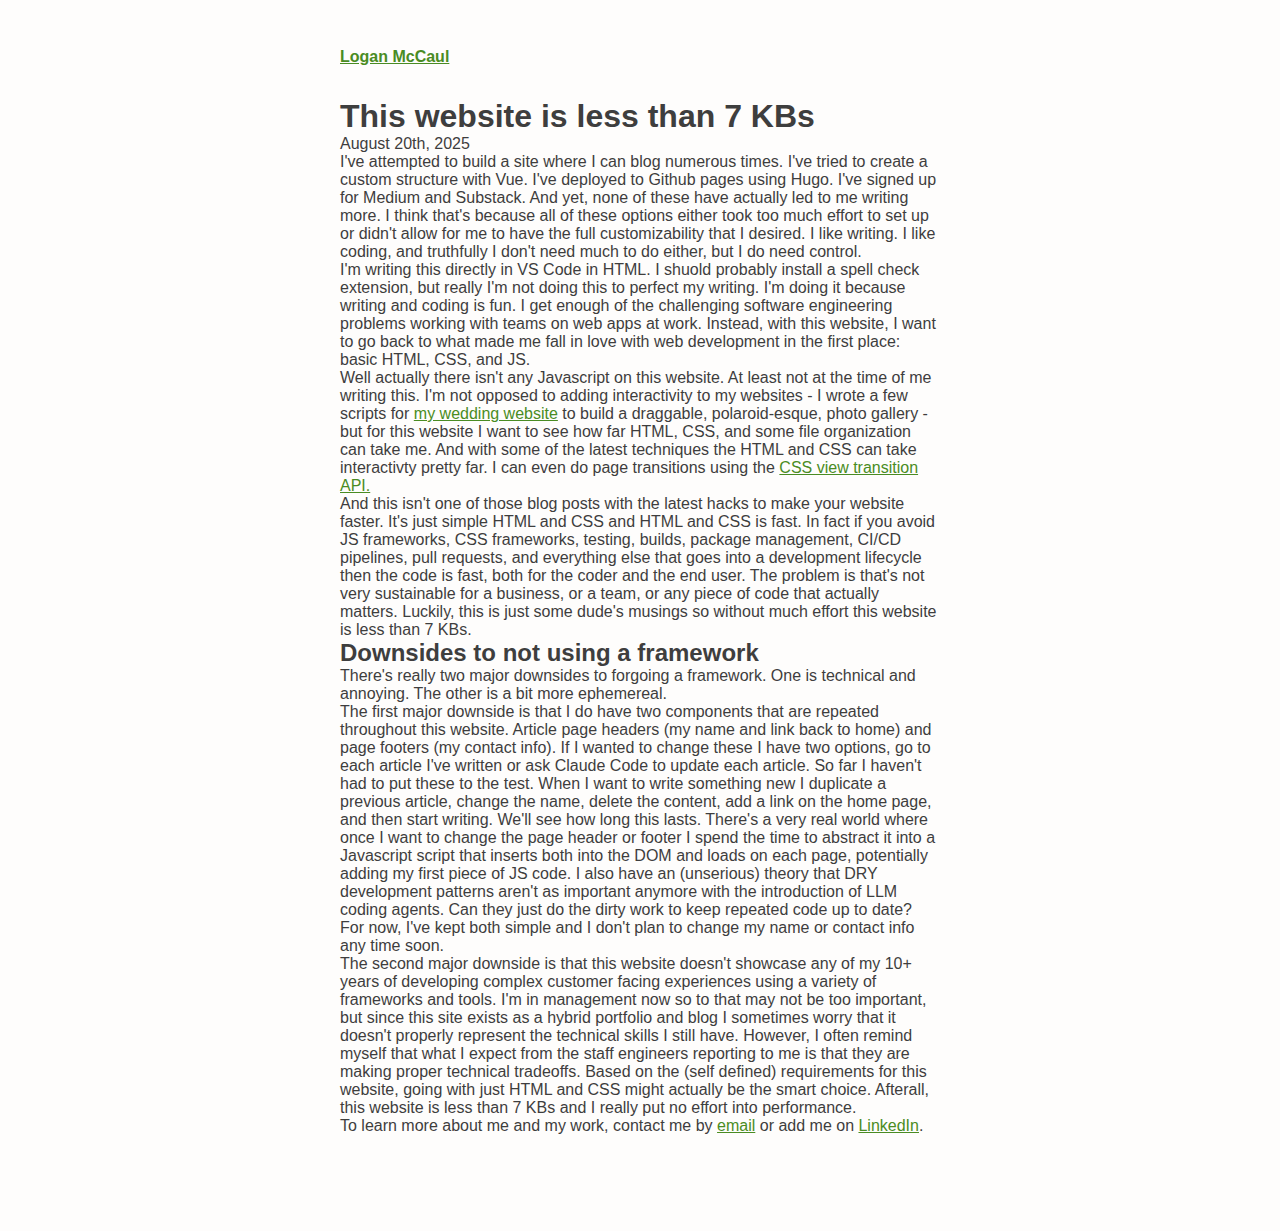
<file: writings/this-website-is-less-than-7kbs-2025.html>
<!Doctype html>
<html>

<head>
  <meta name="viewport" content="width=device-width, initial-scale=1">
  <title>Logan McCaul</title>
  <link rel="icon" type="image/png" sizes="32x32" href="../images/favicon-32x32.png">
  <link href="../styles.css" rel="stylesheet" />
  <link href="article-animation.css" rel="stylesheet" />
</head>

<body>
  <header>
    <a href="../index.html" class="regular">Logan McCaul</a>
  </header>
  <main style="background: var(--article-code);">
    <article>
      <h1>This website is less than 7 KBs</h1>
      <time datetime="2025-07-08">August 20th, 2025</time>
      <section>
        <p>
          I've attempted to build a site where I can blog numerous times. I've tried to create a custom structure with
          Vue. I've deployed to Github pages using Hugo. I've signed up for Medium and Substack. And yet, none of these
          have actually led to me writing more. I think that's because all of these options either took too much effort
          to set up or didn't allow for me to have the full customizability that I desired. I like writing. I like
          coding, and truthfully I don't need much to do either, but I do need control.
        </p>
        <p>
          I'm writing this directly in VS Code in HTML. I shuold probably install a spell check extension, but really
          I'm not doing this to perfect my writing. I'm doing it because writing and coding is fun. I get enough of the
          challenging software engineering problems working with teams on web apps at work. Instead, with this website,
          I want to go back to what made me fall in love with web development in the first place: basic HTML, CSS, and
          JS.
        </p>
        <p>
          Well actually there isn't any Javascript on this website. At least not at the time of me writing this. I'm not
          opposed to adding interactivity to my websites - I wrote a few scripts for <a target="_blank"
            href="https://loganandabby.com">my wedding website</a> to build a draggable, polaroid-esque, photo gallery -
          but for this website I want to see how far HTML, CSS, and some file organization can take me. And with some of
          the latest techniques the HTML and CSS can take interactivty pretty far. I can even do page transitions using
          the <a target="_blank" href="view-transition-api-2025.html">CSS view transition API.</a>
        </p>
        <p>
          And this isn't one of those blog posts with the latest hacks to make your website faster. It's just simple
          HTML and CSS and HTML and CSS is fast. In fact if you avoid JS frameworks, CSS frameworks, testing, builds,
          package management, CI/CD pipelines, pull requests, and everything else that goes into a development lifecycle
          then the code is fast, both for the coder and the end user. The problem is that's not very sustainable for a
          business, or a team, or any piece of code that actually matters. Luckily, this is just some dude's musings so
          without much effort this website is less than 7 KBs.
        </p>
      </section>
      <section>
        <h2>Downsides to not using a framework</h2>
        <p>
          There's really two major downsides to forgoing a framework. One is technical and annoying. The other is a bit
          more ephemereal.
        </p>
        <p>
          The first major downside is that I do have two components that are repeated throughout this website. Article
          page headers (my name and link back to home) and page footers (my contact info). If I wanted to change these I
          have two options, go to each article I've written or ask Claude Code to update each article. So far I haven't
          had to put these to the test. When I want to write something new I duplicate a previous article, change the
          name, delete the content, add a link on the home page, and then start writing. We'll see how long this lasts.
          There's a very real world where once I want to change the page header or footer I spend the time to abstract
          it into a Javascript script that inserts both into the DOM and loads on each page, potentially adding my first
          piece of JS code. I also have an (unserious) theory that DRY development patterns aren't as important anymore
          with the introduction of LLM
          coding agents. Can they just do the dirty
          work to keep repeated code up to date? For now, I've kept both simple and I don't plan to change my name or
          contact info any time soon.
        </p>
        <p>
          The second major downside is that this website doesn't showcase any of my 10+ years of developing complex
          customer facing experiences using a variety of frameworks and tools. I'm in management now so to that may not
          be too important, but since this site exists as a hybrid portfolio and blog I sometimes worry that it doesn't
          properly represent the technical skills I still have. However, I often remind myself that what I expect
          from the staff engineers reporting to me is that they are making proper technical tradeoffs. Based on the
          (self defined) requirements for this website, going with just HTML and CSS might actually be the smart choice.
          Afterall, this website is less than 7 KBs and I really put no effort into performance.
        </p>
      </section>
    </article>
  </main>
  <footer>
    <p>
      To learn more about me and my work, contact me by
      <a href="mailto:loganmccaul@gmail.com">email</a> or add me on
      <a target="_blank" href="https://www.linkedin.com/in/logan-mccaul-12460b68">LinkedIn</a>.
    </p>
  </footer>
</body>

</html>
</file>
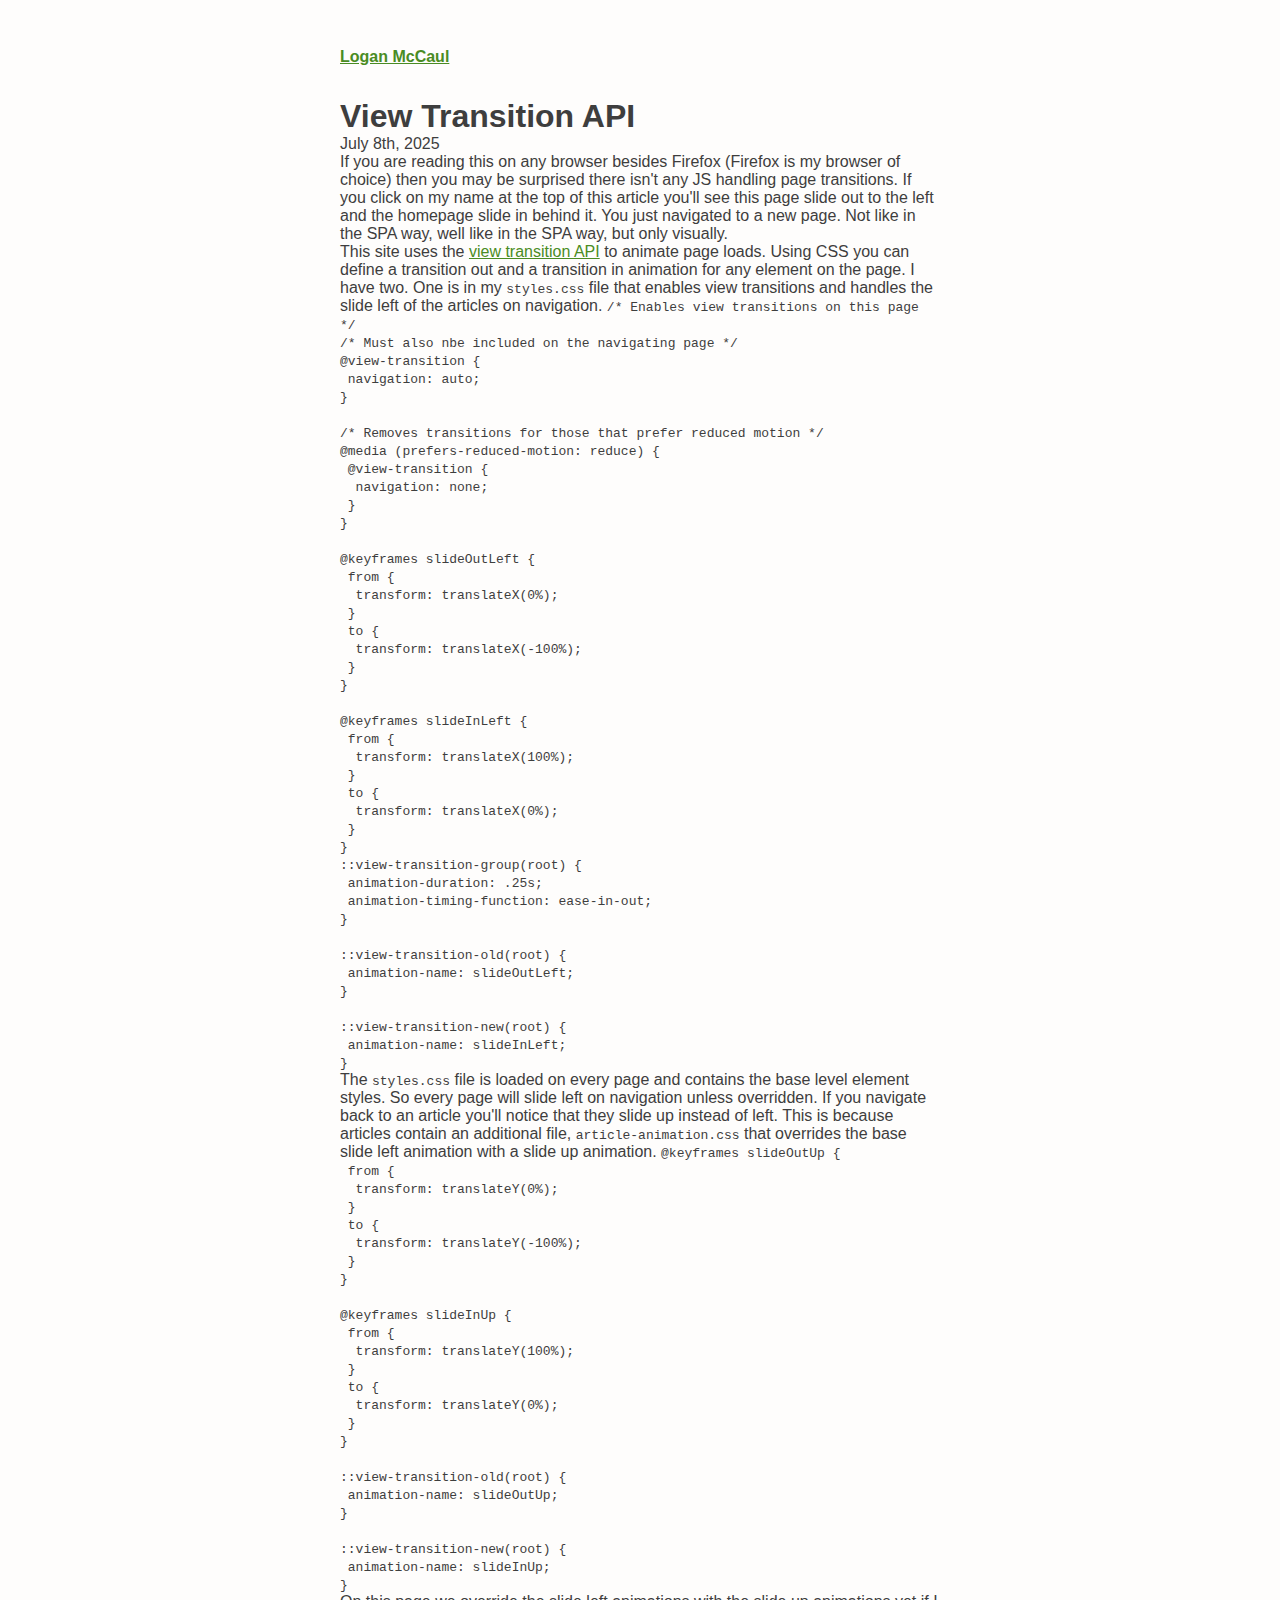
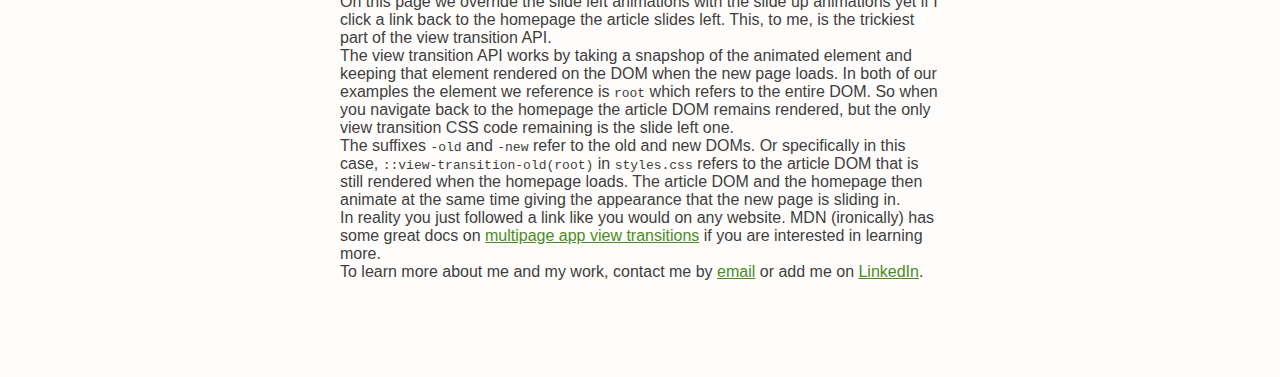
<file: writings/view-transition-api-2025.html>
<!Doctype html>
<html>

<head>
  <meta name="viewport" content="width=device-width, initial-scale=1">
  <title>Logan McCaul</title>
  <link rel="icon" type="image/png" sizes="32x32" href="images/favicon-32x32.png">
  <link href="../styles.css" rel="stylesheet" />
  <link href="article-animation.css" rel="stylesheet" />
</head>

<body>
  <header>
    <a href="../index.html" class="regular">Logan McCaul</a>
  </header>
  <main style="background: var(--article-code);">
    <article>
      <h1>View Transition API</h1>
      <time datetime="2025-07-08">July 8th, 2025</time>
      <section>
        <p>
          If you are reading this on any browser besides Firefox (Firefox is my browser of choice) then you may be
          surprised there isn't any JS handling page transitions. If you click on my name at the top of this article
          you'll see this page slide out to the left and the homepage slide in behind it. You just navigated to a new
          page. Not like in the SPA way, well like in the SPA way, but only visually.
        </p>
        <p>
          This site uses the <a target="_blank"
            href="https://developer.mozilla.org/en-US/docs/Web/API/View_Transition_API">view transition API</a> to
          animate page loads. Using CSS you can define a transition out and a transition in animation for any element on
          the page. I have two. One is in my <code class="inline">styles.css</code> file that enables view transitions
          and
          handles the slide left of the articles on navigation.
          <code>
              /* Enables view transitions on this page */<br />
              /* Must also nbe included on the navigating page */<br />
              @view-transition {<br />
                &nbsp;navigation: auto;<br />
              }<br />
              <br />
              /* Removes transitions for those that prefer reduced motion */<br />
              @media (prefers-reduced-motion: reduce) {<br />
                &nbsp;@view-transition {<br />
                  &nbsp;&nbsp;navigation: none;<br />
                  &nbsp;}<br />
              }<br />
              <br />
              @keyframes slideOutLeft {<br />
                &nbsp;from {<br />
                  &nbsp;&nbsp;transform: translateX(0%);<br />
                  &nbsp;}<br />
                  &nbsp;to {<br />
                    &nbsp;&nbsp;transform: translateX(-100%);<br />
                  &nbsp;}<br />
              }<br />
              <br />
              @keyframes slideInLeft {<br />
                &nbsp;from {<br />
                  &nbsp;&nbsp;transform: translateX(100%);<br />
                &nbsp;}<br />
                &nbsp;to {<br />
                    &nbsp;&nbsp;transform: translateX(0%);<br />
                &nbsp;}<br />
              }
              <br />
              ::view-transition-group(root) {<br />
                &nbsp;animation-duration: .25s;<br />
                &nbsp;animation-timing-function: ease-in-out;<br />
              }<br />
              <br />
              ::view-transition-old(root) {<br />
                &nbsp;animation-name: slideOutLeft;<br />
              }<br />
              <br />
              ::view-transition-new(root) {<br />
                &nbsp;animation-name: slideInLeft;<br />
              }<br />
            </code>
        </p>
        <p>
          The <code class="inline">styles.css</code> file is loaded on every page and contains the base level element
          styles. So every page will slide left on navigation unless overridden. If you navigate back to an article
          you'll notice that they slide up instead of left. This is because articles contain an additional file, <code
            class="inline">article-animation.css</code> that overrides the base slide left animation with a slide up
          animation.
          <code>
              @keyframes slideOutUp {<br />
                &nbsp;from {<br />
                  &nbsp;&nbsp;transform: translateY(0%);<br />
                &nbsp;}<br />
                &nbsp;to {<br />
                  &nbsp;&nbsp;transform: translateY(-100%);<br />
                &nbsp;}<br />
              }<br />
              <br />
              @keyframes slideInUp {<br />
                &nbsp;from {<br />
                  &nbsp;&nbsp;transform: translateY(100%);<br />
                &nbsp;}<br />
                &nbsp;to {<br />
                    &nbsp;&nbsp;transform: translateY(0%);<br />
                  &nbsp;}<br />
              }<br />
              <br />
              ::view-transition-old(root) {<br />
                &nbsp;animation-name: slideOutUp;<br />
              }<br />
              <br />
              ::view-transition-new(root) {<br />
                &nbsp;animation-name: slideInUp;<br />
              }
            </code>
        </p>
        <p>
          On this page we override the slide left animations with the slide up animations yet if I click a link back to
          the homepage the article slides left. This, to me, is the trickiest part of the view transition API.
        </p>
        <p>
          The view transition API works by taking a snapshop of the animated element and keeping that element rendered
          on the DOM when the new page loads. In both of our examples the element we reference is <code
            class="inline">root</code> which refers to the entire DOM. So when you navigate back to the homepage the
          article DOM remains rendered, but the only view transition CSS code remaining is the slide left one.
        </p>
        <p>
          The suffixes <code class="inline">-old</code> and <code class="inline">-new</code> refer to the old and new
          DOMs. Or specifically in this case, <code class="inline">::view-transition-old(root)</code> in <code
            class="inline">styles.css</code> refers to the article DOM that is still rendered when the homepage loads.
          The article DOM and the homepage then animate at the same time giving the appearance that the new page is
          sliding in.
        </p>
        <p>
          In reality you just followed a link like you would on any website. MDN (ironically) has some great docs on <a
            target="_blank"
            href="https://developer.mozilla.org/en-US/docs/Web/API/View_Transition_API/Using#basic_mpa_view_transition">multipage
            app view transitions</a> if you are interested in learning more.
        </p>
      </section>
    </article>
  </main>
  <footer>
    <p>
      To learn more about me and my work, contact me by
      <a href="mailto:loganmccaul@gmail.com">email</a> or add me on
      <a target="_blank" href="https://www.linkedin.com/in/logan-mccaul-12460b68">LinkedIn</a>.
    </p>
  </footer>
</body>

</html>
</file>
<file: styles.css>
* {
  margin: 0;
  padding: 0;
}

:root {
  --background: #fefdfc;
  --card: #fff;
  --font: #3e3e3e;
  --links: #4a8c23;
}

body {
  font-family: 'Bitter', sans-serif;
  color: var(--font, #161616);
  background:var(--background, #f4f4f4);
  margin: 3rem auto 6rem;
  padding: 0 5%;
  max-width: 600px;
  overflow-x: hidden;
}

header {
  margin-bottom: 2rem;
  position: relative;
}

header:hover .note--header {
  opacity: 1;
}

.sub-header {
  font-size: 1.75rem;
}

.regular {
  font-weight: 700;
}

.thin {
  font-weight: 300;
}

a {
  color: var(--links, #0f62fe)
}

.work {
  font-size: 1.125rem;
  margin-bottom: 4rem;
  font-weight: 400;
  line-height: 1.75;
}

.work p {
  margin: 1rem 0;
}

.old {
  font-size: 1.125rem;
}

figure {
  position: relative;
  max-width: 480px;
  margin-top: 2rem;
}

figure img {
  width: 100%;
}

figure:hover .note--img {
  opacity: 1;
}

.corner-trigger {
  position: fixed;
  bottom: 0;
  right: 0;
  width: 50px;
  height: 50px;
}

.corner-trigger:hover .note--corner {
  opacity: 1;
}

.note {
  font-family:  'Nothing You Could Do', cursive;
  position: absolute;
  transition: opacity 250ms ease-in;
  opacity: 0;
}

.note__arrow {
  position: absolute;
  width: 12px;
  height: 12px;
  border-left: 1px solid var(--font, #161616);
  border-bottom: 1px solid var(--font, #161616);
  border-radius: 18%;
}

.note__line {
  position: absolute;
  height: 15px;
  border-radius: 50%;
  border-bottom: 1px solid;
  border-color: transparent transparent var(--font, #161616) transparent;
  transform: rotate(-23deg);

}

.note__content {
  position: absolute;
  top: 14px;
  left: 10px;
  font-size: 1.25rem;
  white-space: nowrap;
}

.note--img {
  top: 63%;
  left: 54%;
}

.note__arrow--img {
  top: -19px;
  left: -33px;
  border-color: #fefdfc;
  transform: rotate(127deg);
}

.note__line--img {
  top: -5px;
  left: -37px;
  width: 44px;
  border-color: #fefdfc;
  transform: rotate(63deg);
}

.note__content--img {
  top: 22px;
  left: -8px;
  transform: rotate(-26deg);
  color: #fefdfc;
}

.note--header {
  top: 68px;
  left: 263px;
}

@media(max-width: 1000px) {
  .note--header {
    display: none;
  }
}

.note__arrow--header {
  transform: rotate(113deg);
  top: 9px;
  left: -22px;
}

.note__line--header {
  top: 11px;
  left: -18px;
  width: 27px;
  transform: rotate(30deg);
}

.note--corner {
  top: -68px;
  right: 240px;
}

.note__content--corner {
  transform: rotate(-20deg);
  top: 17px;
  left: 42px;
}

.note__arrow--corner {
  transform: rotate(-64deg);
  top: 44px;
  left: 194px;
}

.note__line--corner {
  top: 38px;
  left: 176px;
  width: 27px;
  transform: rotate(-139deg);
}
</file>
<file: article-animation.css>
::view-transition-old(root),
::view-transition-new(root) {
  animation-duration: .25s;
}

@keyframes slideOutUp {
  from {
    transform: translateY(0%);
  }
  to {
    transform: translateY(-100%);
  }
}

@keyframes slideInUp {
  from {
    transform: translateY(100%);
  }
  to {
    transform: translateY(0%);
  }
}

::view-transition-old(root) {
  animation-name: slideOutUp;
}

::view-transition-new(root) {
  animation-name: slideInUp;
}
</file>
<file: writings/article-animation.css>
@keyframes slideOutUp {
  from {
    transform: translateY(0%);
  }

  to {
    transform: translateY(-100%);
  }
}

@keyframes slideInUp {
  from {
    transform: translateY(100%);
  }

  to {
    transform: translateY(0%);
  }
}

::view-transition-old(root) {
  animation-name: slideOutUp;
}

::view-transition-new(root) {
  animation-name: slideInUp;
}
</file>
